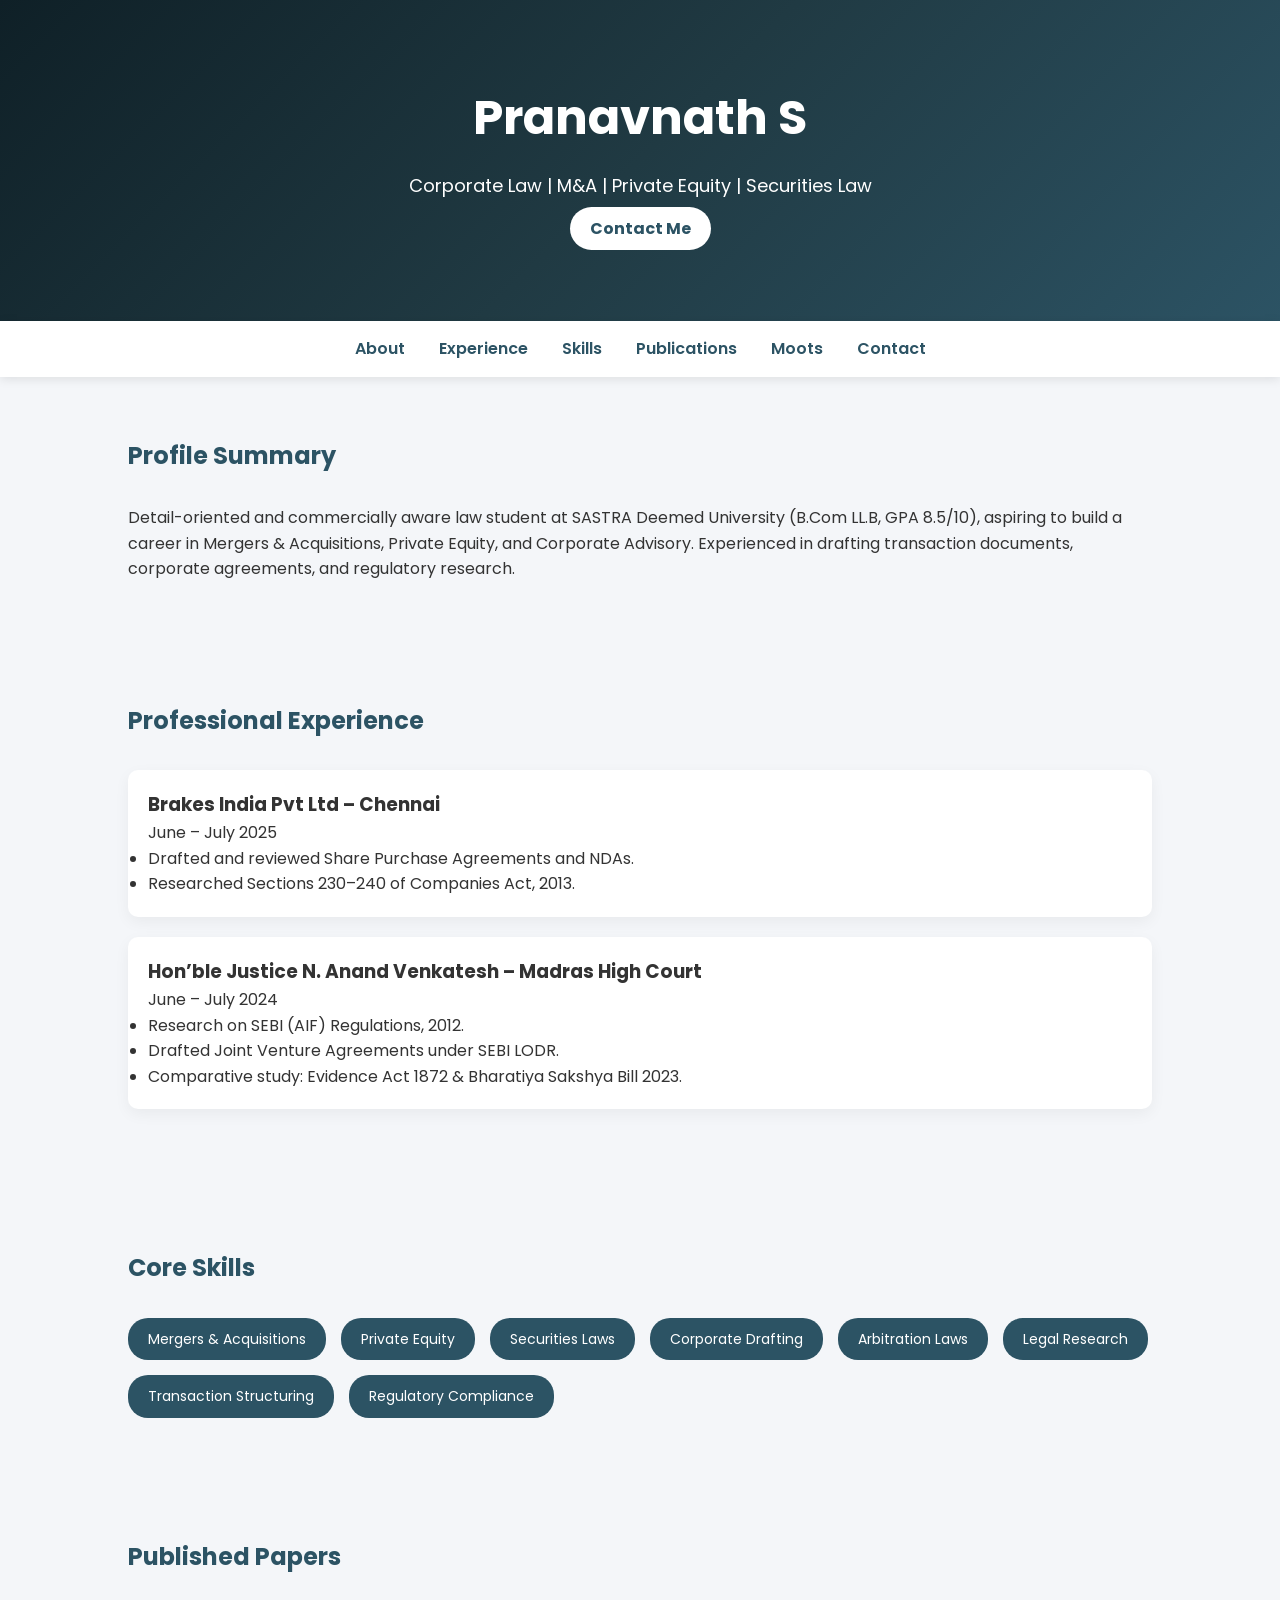
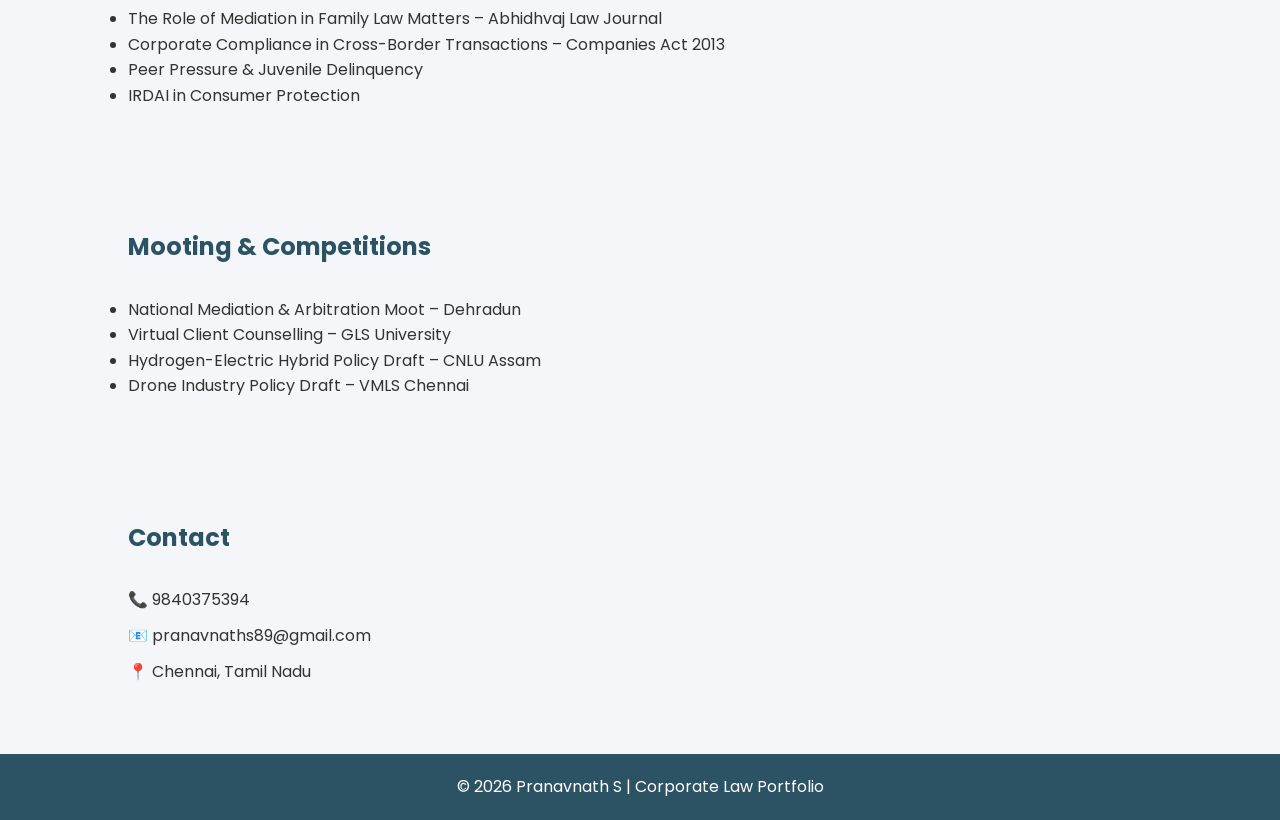
<file: index.html>
<!DOCTYPE html>
<html lang="en">
<head>
    <meta charset="UTF-8">
    <title>Pranavnath S | Corporate Law Portfolio</title>
    <meta name="viewport" content="width=device-width, initial-scale=1.0">
    
    <link rel="stylesheet" href="style.css">
    <script defer src="script.js"></script>

    <link href="https://fonts.googleapis.com/css2?family=Poppins:wght@300;400;600;700&display=swap" rel="stylesheet">
</head>
<body>

<header>
    <div class="container">
        <h1>Pranavnath S</h1>
        <p>Corporate Law | M&A | Private Equity | Securities Law</p>
        <a href="#contact" class="btn">Contact Me</a>
    </div>
</header>

<nav>
    <ul>
        <li><a href="#about">About</a></li>
        <li><a href="#experience">Experience</a></li>
        <li><a href="#skills">Skills</a></li>
        <li><a href="#publications">Publications</a></li>
        <li><a href="#moots">Moots</a></li>
        <li><a href="#contact">Contact</a></li>
    </ul>
</nav>

<section id="about" class="section">
    <h2>Profile Summary</h2>
    <p>
        Detail-oriented and commercially aware law student at SASTRA Deemed University (B.Com LL.B, GPA 8.5/10),
        aspiring to build a career in Mergers & Acquisitions, Private Equity, and Corporate Advisory.
        Experienced in drafting transaction documents, corporate agreements, and regulatory research.
    </p>
</section>

<section id="experience" class="section">
    <h2>Professional Experience</h2>

    <div class="card">
        <h3>Brakes India Pvt Ltd – Chennai</h3>
        <span>June – July 2025</span>
        <ul>
            <li>Drafted and reviewed Share Purchase Agreements and NDAs.</li>
            <li>Researched Sections 230–240 of Companies Act, 2013.</li>
        </ul>
    </div>

    <div class="card">
        <h3>Hon’ble Justice N. Anand Venkatesh – Madras High Court</h3>
        <span>June – July 2024</span>
        <ul>
            <li>Research on SEBI (AIF) Regulations, 2012.</li>
            <li>Drafted Joint Venture Agreements under SEBI LODR.</li>
            <li>Comparative study: Evidence Act 1872 & Bharatiya Sakshya Bill 2023.</li>
        </ul>
    </div>

</section>

<section id="skills" class="section">
    <h2>Core Skills</h2>

    <div class="skills-container">
        <div class="skill">Mergers & Acquisitions</div>
        <div class="skill">Private Equity</div>
        <div class="skill">Securities Laws</div>
        <div class="skill">Corporate Drafting</div>
        <div class="skill">Arbitration Laws</div>
        <div class="skill">Legal Research</div>
        <div class="skill">Transaction Structuring</div>
        <div class="skill">Regulatory Compliance</div>
    </div>
</section>

<section id="publications" class="section">
    <h2>Published Papers</h2>

    <ul>
        <li>The Role of Mediation in Family Law Matters – Abhidhvaj Law Journal</li>
        <li>Corporate Compliance in Cross-Border Transactions – Companies Act 2013</li>
        <li>Peer Pressure & Juvenile Delinquency</li>
        <li>IRDAI in Consumer Protection</li>
    </ul>
</section>

<section id="moots" class="section">
    <h2>Mooting & Competitions</h2>

    <ul>
        <li>National Mediation & Arbitration Moot – Dehradun</li>
        <li>Virtual Client Counselling – GLS University</li>
        <li>Hydrogen-Electric Hybrid Policy Draft – CNLU Assam</li>
        <li>Drone Industry Policy Draft – VMLS Chennai</li>
    </ul>
</section>

<section id="contact" class="section contact">
    <h2>Contact</h2>
    <p>📞 9840375394</p>
    <p>📧 pranavnaths89@gmail.com</p>
    <p>📍 Chennai, Tamil Nadu</p>
</section>

<footer>
    <p>© 2026 Pranavnath S | Corporate Law Portfolio</p>
</footer>

</body>
</html>
</file>
<file: style.css>
* {
    margin: 0;
    padding: 0;
    box-sizing: border-box;
}

body {
    font-family: 'Poppins', sans-serif;
    background: #f4f6f9;
    color: #333;
    line-height: 1.6;
}

header {
    background: linear-gradient(135deg, #0f2027, #203a43, #2c5364);
    color: white;
    padding: 80px 20px;
    text-align: center;
}

header h1 {
    font-size: 48px;
}

header p {
    margin: 15px 0;
    font-size: 18px;
}

.btn {
    background: #ffffff;
    color: #2c5364;
    padding: 10px 20px;
    text-decoration: none;
    border-radius: 25px;
    font-weight: bold;
}

nav {
    background: #ffffff;
    padding: 15px;
    text-align: center;
    box-shadow: 0 2px 10px rgba(0,0,0,0.1);
}

nav ul {
    list-style: none;
}

nav ul li {
    display: inline;
    margin: 0 15px;
}

nav ul li a {
    text-decoration: none;
    color: #2c5364;
    font-weight: 600;
}

.section {
    padding: 60px 10%;
}

.section h2 {
    margin-bottom: 30px;
    color: #2c5364;
}

.card {
    background: white;
    padding: 20px;
    margin-bottom: 20px;
    border-radius: 10px;
    box-shadow: 0 5px 15px rgba(0,0,0,0.05);
}

.skills-container {
    display: flex;
    flex-wrap: wrap;
    gap: 15px;
}

.skill {
    background: #2c5364;
    color: white;
    padding: 10px 20px;
    border-radius: 20px;
    font-size: 14px;
}

.contact p {
    margin: 10px 0;
}

footer {
    text-align: center;
    padding: 20px;
    background: #2c5364;
    color: white;
}
}
</file>
